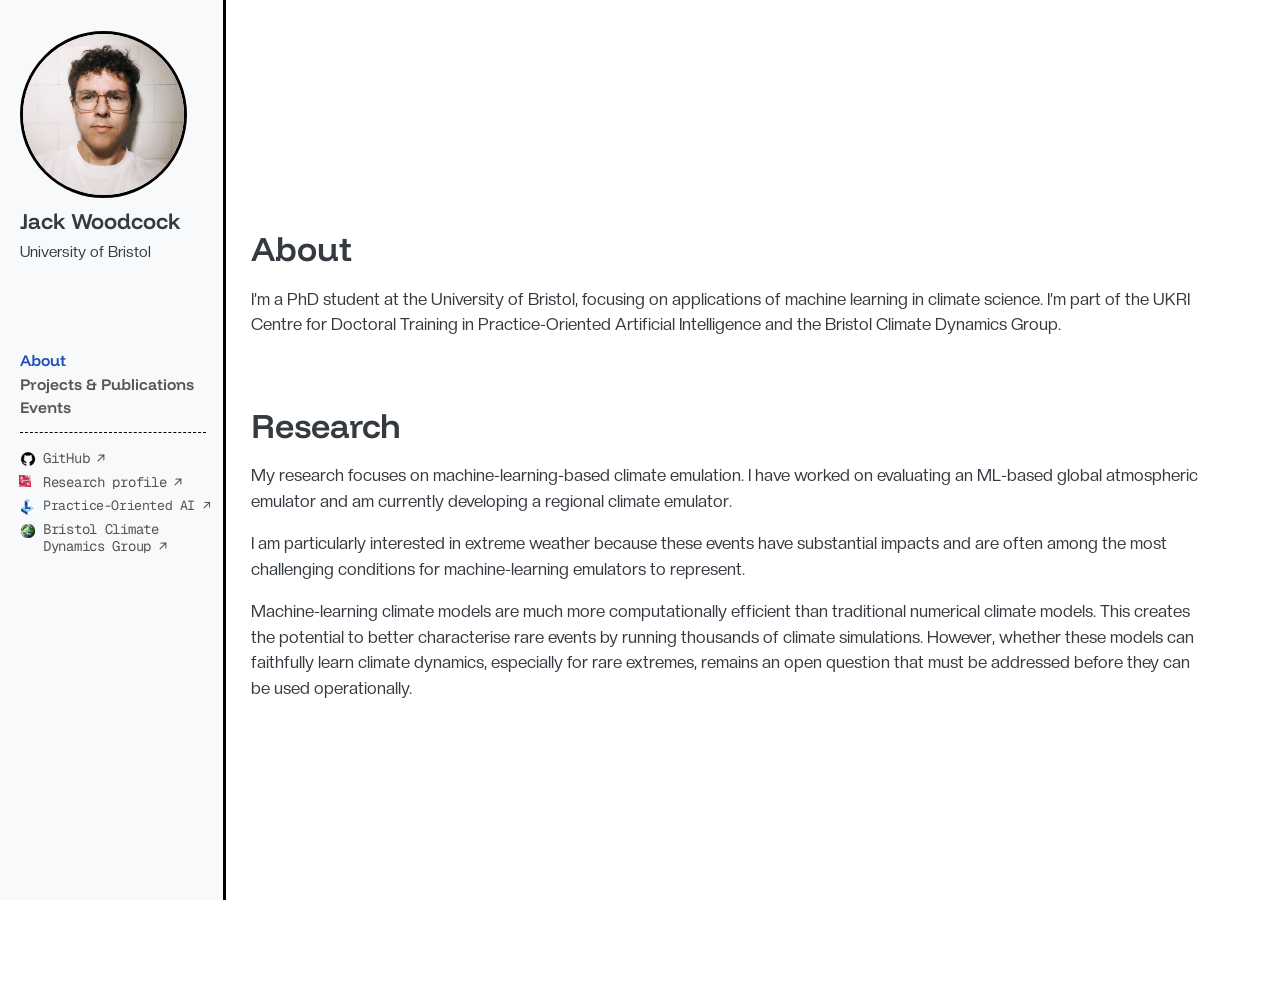
<file: index.html>
<!DOCTYPE html>
<html xmlns="http://www.w3.org/1999/xhtml" lang="en" xml:lang="en"><head>

<meta charset="utf-8">
<meta name="generator" content="quarto-1.10.18">

<meta name="viewport" content="width=device-width, initial-scale=1.0, user-scalable=yes">


<title>About – Jack Woodcock</title>
<style>
/* Default styles provided by pandoc.
** See https://pandoc.org/MANUAL.html#variables-for-html for config info.
*/
span.smallcaps{font-variant: small-caps;}
div.columns{display: flex; gap: 1.5em;}
div.column{flex: auto;}
@media screen {
div.columns{gap: min(4vw, 1.5em);}
div.column{overflow-x: auto;}
}
div.hanging-indent{margin-left: 1.5em; text-indent: -1.5em;}
ul.task-list{list-style: none;}
ul.task-list li input[type="checkbox"] {
  width: 0.8em;
  margin: 0 0.8em 0.2em -1em; /* quarto-specific, see https://github.com/quarto-dev/quarto-cli/issues/4556 */ 
  vertical-align: middle;
}
</style>


<script src="site_libs/quarto-nav/quarto-nav.js"></script>
<script src="site_libs/quarto-nav/headroom.min.js"></script>
<script src="site_libs/clipboard/clipboard.min.js"></script>
<script src="site_libs/quarto-html/quarto.js" type="module"></script>
<script src="site_libs/quarto-html/tabsets/tabsets.js" type="module"></script>
<script src="site_libs/quarto-html/popper.min.js"></script>
<script src="site_libs/quarto-html/tippy.umd.min.js"></script>
<script src="site_libs/quarto-html/anchor.min.js"></script>
<link href="site_libs/quarto-html/tippy.css" rel="stylesheet">
<link href="site_libs/quarto-html/quarto-syntax-highlighting-64a204ab8560d761af7679ceaba22944.css" rel="stylesheet" id="quarto-text-highlighting-styles">
<script src="site_libs/bootstrap/bootstrap.min.js"></script>
<link href="site_libs/bootstrap/bootstrap-icons.css" rel="stylesheet">
<link href="site_libs/bootstrap/bootstrap-fbc5b4e29cc3cf7a21410927c5af7b66.min.css" rel="stylesheet" append-hash="true" id="quarto-bootstrap" data-mode="light">
<script id="quarto-search-options" type="application/json">{
  "language": {
    "search-no-results-text": "No results",
    "search-matching-documents-text": "matching documents",
    "search-copy-link-title": "Copy link to search",
    "search-hide-matches-text": "Hide additional matches",
    "search-more-match-text": "more match in this document",
    "search-more-matches-text": "more matches in this document",
    "search-clear-button-title": "Clear",
    "search-text-placeholder": "",
    "search-detached-cancel-button-title": "Cancel",
    "search-submit-button-title": "Submit",
    "search-label": "Search"
  }
}</script>


<link rel="stylesheet" href="styles.css">
</head>

<body class="nav-sidebar docked about-page fullcontent quarto-light">

<div id="quarto-search-results"></div>
  <header id="quarto-header" class="headroom fixed-top">
  <nav class="quarto-secondary-nav">
    <div class="container-fluid d-flex">
      <button type="button" class="quarto-btn-toggle btn" data-bs-toggle="collapse" role="button" data-bs-target=".quarto-sidebar-collapse-item" aria-controls="quarto-sidebar" aria-expanded="false" aria-label="Toggle sidebar navigation" onclick="if (window.quartoToggleHeadroom) { window.quartoToggleHeadroom(); }">
        <i class="bi bi-layout-text-sidebar-reverse"></i>
      </button>
        <nav class="quarto-page-breadcrumbs" aria-label="breadcrumb"><ol class="breadcrumb"><li class="breadcrumb-item"><a href="./index.html">About</a></li></ol></nav>
        <a class="flex-grow-1" role="navigation" data-bs-toggle="collapse" data-bs-target=".quarto-sidebar-collapse-item" aria-controls="quarto-sidebar" aria-expanded="false" aria-label="Toggle sidebar navigation" onclick="if (window.quartoToggleHeadroom) { window.quartoToggleHeadroom(); }">      
        </a>
    </div>
  </nav>
</header>
<!-- content -->
<div id="quarto-content" class="quarto-container page-columns page-rows-contents page-layout-article">
<!-- sidebar -->
  <nav id="quarto-sidebar" class="sidebar collapse collapse-horizontal quarto-sidebar-collapse-item sidebar-navigation docked overflow-auto">
    <div class="pt-lg-2 mt-2 text-left sidebar-header sidebar-header-stacked">
      <a href="./index.html" class="sidebar-logo-link">
      <img src="./assets/images/profile.jpeg" alt="" class="sidebar-logo light-content py-0 d-lg-inline d-none">
      <img src="./assets/images/profile.jpeg" alt="" class="sidebar-logo dark-content py-0 d-lg-inline d-none">
      </a>
    <div class="sidebar-title mb-0 py-0">
      <a href="./">Jack Woodcock</a> 
    </div>
      </div>
    <div class="sidebar-menu-container"> 
    <ul class="list-unstyled mt-1">
        <li class="sidebar-item">
  <div class="sidebar-item-container"> 
  <a href="./index.html" class="sidebar-item-text sidebar-link active">
 <span class="menu-text">About</span></a>
  </div>
</li>
        <li class="sidebar-item">
  <div class="sidebar-item-container"> 
  <a href="./projects.html" class="sidebar-item-text sidebar-link">
 <span class="menu-text">Projects &amp; Publications</span></a>
  </div>
</li>
        <li class="sidebar-item">
  <div class="sidebar-item-container"> 
  <a href="./events.html" class="sidebar-item-text sidebar-link">
 <span class="menu-text">Events</span></a>
  </div>
</li>
        <li class="sidebar-item">
  <div class="sidebar-item-container"> 
  <a href="https://github.com/UoB-jack" class="sidebar-item-text sidebar-link" rel="noopener noreferrer" target="_blank">
 <span class="menu-text">GitHub</span></a>
  </div>
</li>
        <li class="sidebar-item">
  <div class="sidebar-item-container"> 
  <a href="https://research-information.bris.ac.uk/en/persons/jack-woodcock/" class="sidebar-item-text sidebar-link" rel="noopener noreferrer" target="_blank">
 <span class="menu-text">Research profile</span></a>
  </div>
</li>
        <li class="sidebar-item">
  <div class="sidebar-item-container"> 
  <a href="https://www.bristol.ac.uk/cdt/practice-oriented-ai/" class="sidebar-item-text sidebar-link" rel="noopener noreferrer" target="_blank">
 <span class="menu-text">Practice-Oriented AI</span></a>
  </div>
</li>
        <li class="sidebar-item">
  <div class="sidebar-item-container"> 
  <a href="https://www.climatebristol.org/" class="sidebar-item-text sidebar-link" rel="noopener noreferrer" target="_blank">
 <span class="menu-text">Bristol Climate Dynamics Group</span></a>
  </div>
</li>
    </ul>
    </div>
</nav>
<div id="quarto-sidebar-glass" class="quarto-sidebar-collapse-item" data-bs-toggle="collapse" data-bs-target=".quarto-sidebar-collapse-item"></div>
<!-- margin-sidebar -->
    
<!-- main -->
<main class="content" id="quarto-document-content">

<header id="title-block-header" class="quarto-title-block default">
<div class="quarto-title">
<h1 class="title">About</h1>
</div>



<div class="quarto-title-meta">

    
  
    
  </div>
  


</header>


<p>I’m a PhD student at the University of Bristol, focusing on applications of machine learning in climate science. I’m part of the UKRI Centre for Doctoral Training in Practice-Oriented Artificial Intelligence and the Bristol Climate Dynamics Group.</p>
<section id="research" class="level1">
<h1>Research</h1>
<p>My research focuses on machine-learning-based climate emulation. I have worked on evaluating an ML-based global atmospheric emulator and am currently developing a regional climate emulator.</p>
<p>I am particularly interested in extreme weather because these events have substantial impacts and are often among the most challenging conditions for machine-learning emulators to represent.</p>
<p>Machine-learning climate models are much more computationally efficient than traditional numerical climate models. This creates the potential to better characterise rare events by running thousands of climate simulations. However, whether these models can faithfully learn climate dynamics, especially for rare extremes, remains an open question that must be addressed before they can be used operationally.</p>


</section>

</main> <!-- /main -->
<script id="quarto-html-after-body" type="application/javascript">
  window.document.addEventListener("DOMContentLoaded", function (event) {
    const icon = "";
    const anchorJS = new window.AnchorJS();
    anchorJS.options = {
      placement: 'right',
      icon: icon
    };
    anchorJS.add('.anchored');
    const isCodeAnnotation = (el) => {
      for (const clz of el.classList) {
        if (clz.startsWith('code-annotation-')) {                     
          return true;
        }
      }
      return false;
    }
    const onCopySuccess = function(e) {
      // button target
      const button = e.trigger;
      // don't keep focus
      button.blur();
      // flash "checked"
      button.classList.add('code-copy-button-checked');
      var currentTitle = button.getAttribute("title");
      button.setAttribute("title", "Copied!");
      let tooltip;
      if (window.bootstrap) {
        button.setAttribute("data-bs-toggle", "tooltip");
        button.setAttribute("data-bs-placement", "left");
        button.setAttribute("data-bs-title", "Copied!");
        tooltip = new bootstrap.Tooltip(button, 
          { trigger: "manual", 
            customClass: "code-copy-button-tooltip",
            offset: [0, -8]});
        tooltip.show();    
      }
      setTimeout(function() {
        if (tooltip) {
          tooltip.hide();
          button.removeAttribute("data-bs-title");
          button.removeAttribute("data-bs-toggle");
          button.removeAttribute("data-bs-placement");
        }
        button.setAttribute("title", currentTitle);
        button.classList.remove('code-copy-button-checked');
      }, 1000);
      // clear code selection
      e.clearSelection();
    }
    const getTextToCopy = function(trigger) {
      const outerScaffold = trigger.parentElement.cloneNode(true);
      const codeEl = outerScaffold.querySelector('code');
      for (const childEl of codeEl.children) {
        if (isCodeAnnotation(childEl)) {
          childEl.remove();
        }
      }
      return codeEl.innerText;
    }
    const clipboard = new window.ClipboardJS('.code-copy-button:not([data-in-quarto-modal])', {
      text: getTextToCopy
    });
    clipboard.on('success', onCopySuccess);
    if (window.document.getElementById('quarto-embedded-source-code-modal')) {
      const clipboardModal = new window.ClipboardJS('.code-copy-button[data-in-quarto-modal]', {
        text: getTextToCopy,
        container: window.document.getElementById('quarto-embedded-source-code-modal')
      });
      clipboardModal.on('success', onCopySuccess);
    }
      var localhostRegex = new RegExp(/^(?:http|https):\/\/localhost\:?[0-9]*\//);
      var mailtoRegex = new RegExp(/^mailto:/);
        var filterRegex = new RegExp("https:\/\/UoB-jack\.github\.io\/personal_page\/");
      var isInternal = (href) => {
          return filterRegex.test(href) || localhostRegex.test(href) || mailtoRegex.test(href);
      }
      // Inspect non-navigation links and adorn them if external
     var links = window.document.querySelectorAll('a[href]:not(.nav-link):not(.navbar-brand):not(.toc-action):not(.sidebar-link):not(.sidebar-item-toggle):not(.pagination-link):not(.no-external):not([aria-hidden]):not(.dropdown-item):not(.quarto-navigation-tool):not(.about-link)');
      for (var i=0; i<links.length; i++) {
        const link = links[i];
        if (!isInternal(link.href)) {
          // undo the damage that might have been done by quarto-nav.js in the case of
          // links that we want to consider external
          if (link.dataset.originalHref !== undefined) {
            link.href = link.dataset.originalHref;
          }
        }
      }
    function tippyHover(el, contentFn, onTriggerFn, onUntriggerFn) {
      const config = {
        allowHTML: true,
        maxWidth: 500,
        delay: 100,
        arrow: false,
        appendTo: function(el) {
            return el.parentElement;
        },
        interactive: true,
        interactiveBorder: 10,
        theme: 'quarto',
        placement: 'bottom-start',
      };
      if (contentFn) {
        config.content = contentFn;
      }
      if (onTriggerFn) {
        config.onTrigger = onTriggerFn;
      }
      if (onUntriggerFn) {
        config.onUntrigger = onUntriggerFn;
      }
      window.tippy(el, config); 
    }
    const noterefs = window.document.querySelectorAll('a[role="doc-noteref"]');
    for (var i=0; i<noterefs.length; i++) {
      const ref = noterefs[i];
      tippyHover(ref, function() {
        // use id or data attribute instead here
        let href = ref.getAttribute('data-footnote-href') || ref.getAttribute('href');
        try { href = new URL(href).hash; } catch {}
        const id = href.replace(/^#\/?/, "");
        const note = window.document.getElementById(id);
        if (note) {
          return note.innerHTML;
        } else {
          return "";
        }
      });
    }
    const xrefs = window.document.querySelectorAll('a.quarto-xref');
    const processXRef = (id, note) => {
      // Strip column container classes
      const stripColumnClz = (el) => {
        el.classList.remove("page-full", "page-columns");
        if (el.children) {
          for (const child of el.children) {
            stripColumnClz(child);
          }
        }
      }
      stripColumnClz(note)
      if (id === null || id.startsWith('sec-')) {
        // Special case sections, only their first couple elements
        const container = document.createElement("div");
        if (note.children && note.children.length > 2) {
          container.appendChild(note.children[0].cloneNode(true));
          for (let i = 1; i < note.children.length; i++) {
            const child = note.children[i];
            if (child.tagName === "P" && child.innerText === "") {
              continue;
            } else {
              container.appendChild(child.cloneNode(true));
              break;
            }
          }
          if (window.Quarto?.typesetMath) {
            window.Quarto.typesetMath(container);
          }
          return container.innerHTML
        } else {
          if (window.Quarto?.typesetMath) {
            window.Quarto.typesetMath(note);
          }
          return note.innerHTML;
        }
      } else {
        // Remove any anchor links if they are present
        const anchorLink = note.querySelector('a.anchorjs-link');
        if (anchorLink) {
          anchorLink.remove();
        }
        if (window.Quarto?.typesetMath) {
          window.Quarto.typesetMath(note);
        }
        if (note.classList.contains("callout")) {
          return note.outerHTML;
        } else {
          return note.innerHTML;
        }
      }
    }
    for (var i=0; i<xrefs.length; i++) {
      const xref = xrefs[i];
      tippyHover(xref, undefined, function(instance) {
        instance.disable();
        let url = xref.getAttribute('href');
        let hash = undefined; 
        if (url.startsWith('#')) {
          hash = url;
        } else {
          try { hash = new URL(url).hash; } catch {}
        }
        if (hash) {
          const id = hash.replace(/^#\/?/, "");
          const note = window.document.getElementById(id);
          if (note !== null) {
            try {
              const html = processXRef(id, note.cloneNode(true));
              instance.setContent(html);
            } finally {
              instance.enable();
              instance.show();
            }
          } else {
            // See if we can fetch this
            fetch(url.split('#')[0])
            .then(res => res.text())
            .then(html => {
              const parser = new DOMParser();
              const htmlDoc = parser.parseFromString(html, "text/html");
              const note = htmlDoc.getElementById(id);
              if (note !== null) {
                const html = processXRef(id, note);
                instance.setContent(html);
              } 
            }).finally(() => {
              instance.enable();
              instance.show();
            });
          }
        } else {
          // See if we can fetch a full url (with no hash to target)
          // This is a special case and we should probably do some content thinning / targeting
          fetch(url)
          .then(res => res.text())
          .then(html => {
            const parser = new DOMParser();
            const htmlDoc = parser.parseFromString(html, "text/html");
            const note = htmlDoc.querySelector('main.content');
            if (note !== null) {
              // This should only happen for chapter cross references
              // (since there is no id in the URL)
              // remove the first header
              if (note.children.length > 0 && note.children[0].tagName === "HEADER") {
                note.children[0].remove();
              }
              const html = processXRef(null, note);
              instance.setContent(html);
            } 
          }).finally(() => {
            instance.enable();
            instance.show();
          });
        }
      }, function(instance) {
      });
    }
        let selectedAnnoteEl;
        const selectorForAnnotation = ( cell, annotation) => {
          let cellAttr = 'data-code-cell="' + cell + '"';
          let lineAttr = 'data-code-annotation="' +  annotation + '"';
          const selector = 'span[' + cellAttr + '][' + lineAttr + ']';
          return selector;
        }
        const selectCodeLines = (annoteEl) => {
          const doc = window.document;
          const targetCell = annoteEl.getAttribute("data-target-cell");
          const targetAnnotation = annoteEl.getAttribute("data-target-annotation");
          const annoteSpan = window.document.querySelector(selectorForAnnotation(targetCell, targetAnnotation));
          const lines = annoteSpan.getAttribute("data-code-lines").split(",");
          const lineIds = lines.map((line) => {
            return targetCell + "-" + line;
          })
          let top = null;
          let height = null;
          let parent = null;
          if (lineIds.length > 0) {
              //compute the position of the single el (top and bottom and make a div)
              const el = window.document.getElementById(lineIds[0]);
              top = el.offsetTop;
              height = el.offsetHeight;
              parent = el.parentElement.parentElement;
            if (lineIds.length > 1) {
              const lastEl = window.document.getElementById(lineIds[lineIds.length - 1]);
              const bottom = lastEl.offsetTop + lastEl.offsetHeight;
              height = bottom - top;
            }
            if (top !== null && height !== null && parent !== null) {
              // cook up a div (if necessary) and position it 
              let div = window.document.getElementById("code-annotation-line-highlight");
              if (div === null) {
                div = window.document.createElement("div");
                div.setAttribute("id", "code-annotation-line-highlight");
                div.style.position = 'absolute';
                parent.appendChild(div);
              }
              div.style.top = top - 2 + "px";
              div.style.height = height + 4 + "px";
              div.style.left = 0;
              let gutterDiv = window.document.getElementById("code-annotation-line-highlight-gutter");
              if (gutterDiv === null) {
                gutterDiv = window.document.createElement("div");
                gutterDiv.setAttribute("id", "code-annotation-line-highlight-gutter");
                gutterDiv.style.position = 'absolute';
                const codeCell = window.document.getElementById(targetCell);
                const gutter = codeCell.querySelector('.code-annotation-gutter');
                gutter.appendChild(gutterDiv);
              }
              gutterDiv.style.top = top - 2 + "px";
              gutterDiv.style.height = height + 4 + "px";
            }
            selectedAnnoteEl = annoteEl;
          }
        };
        const unselectCodeLines = () => {
          const elementsIds = ["code-annotation-line-highlight", "code-annotation-line-highlight-gutter"];
          elementsIds.forEach((elId) => {
            const div = window.document.getElementById(elId);
            if (div) {
              div.remove();
            }
          });
          selectedAnnoteEl = undefined;
        };
          // Handle positioning of the toggle
      window.addEventListener(
        "resize",
        throttle(() => {
          elRect = undefined;
          if (selectedAnnoteEl) {
            selectCodeLines(selectedAnnoteEl);
          }
        }, 10)
      );
      function throttle(fn, ms) {
      let throttle = false;
      let timer;
        return (...args) => {
          if(!throttle) { // first call gets through
              fn.apply(this, args);
              throttle = true;
          } else { // all the others get throttled
              if(timer) clearTimeout(timer); // cancel #2
              timer = setTimeout(() => {
                fn.apply(this, args);
                timer = throttle = false;
              }, ms);
          }
        };
      }
        // Attach click handler to the DT
        const annoteDls = window.document.querySelectorAll('dt[data-target-cell]');
        for (const annoteDlNode of annoteDls) {
          annoteDlNode.addEventListener('click', (event) => {
            const clickedEl = event.target;
            if (clickedEl !== selectedAnnoteEl) {
              unselectCodeLines();
              const activeEl = window.document.querySelector('dt[data-target-cell].code-annotation-active');
              if (activeEl) {
                activeEl.classList.remove('code-annotation-active');
              }
              selectCodeLines(clickedEl);
              clickedEl.classList.add('code-annotation-active');
            } else {
              // Unselect the line
              unselectCodeLines();
              clickedEl.classList.remove('code-annotation-active');
            }
          });
        }
    const findCites = (el) => {
      const parentEl = el.parentElement;
      if (parentEl) {
        const cites = parentEl.dataset.cites;
        if (cites) {
          return {
            el,
            cites: cites.split(' ')
          };
        } else {
          return findCites(el.parentElement)
        }
      } else {
        return undefined;
      }
    };
    var bibliorefs = window.document.querySelectorAll('a[role="doc-biblioref"]');
    for (var i=0; i<bibliorefs.length; i++) {
      const ref = bibliorefs[i];
      const citeInfo = findCites(ref);
      if (citeInfo) {
        tippyHover(citeInfo.el, function() {
          var popup = window.document.createElement('div');
          citeInfo.cites.forEach(function(cite) {
            var citeDiv = window.document.createElement('div');
            citeDiv.classList.add('hanging-indent');
            citeDiv.classList.add('csl-entry');
            var biblioDiv = window.document.getElementById('ref-' + cite);
            if (biblioDiv) {
              citeDiv.innerHTML = biblioDiv.innerHTML;
            }
            popup.appendChild(citeDiv);
          });
          return popup.innerHTML;
        });
      }
    }
  });
  </script>
</div> <!-- /content -->




</body></html>
</file>
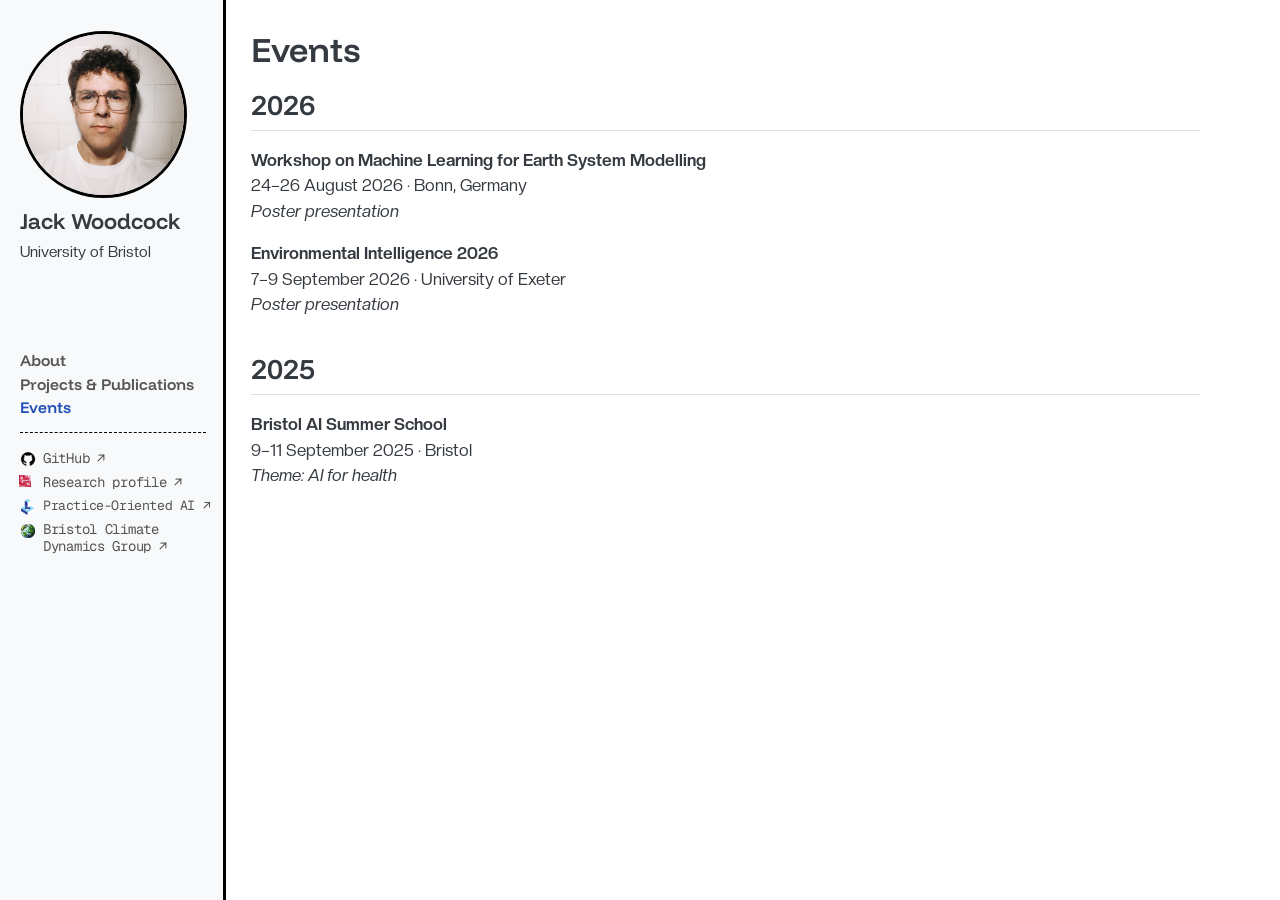
<file: events.html>
<!DOCTYPE html>
<html xmlns="http://www.w3.org/1999/xhtml" lang="en" xml:lang="en"><head>

<meta charset="utf-8">
<meta name="generator" content="quarto-1.10.18">

<meta name="viewport" content="width=device-width, initial-scale=1.0, user-scalable=yes">


<title>Events – Jack Woodcock</title>
<style>
/* Default styles provided by pandoc.
** See https://pandoc.org/MANUAL.html#variables-for-html for config info.
*/
span.smallcaps{font-variant: small-caps;}
div.columns{display: flex; gap: 1.5em;}
div.column{flex: auto;}
@media screen {
div.columns{gap: min(4vw, 1.5em);}
div.column{overflow-x: auto;}
}
div.hanging-indent{margin-left: 1.5em; text-indent: -1.5em;}
ul.task-list{list-style: none;}
ul.task-list li input[type="checkbox"] {
  width: 0.8em;
  margin: 0 0.8em 0.2em -1em; /* quarto-specific, see https://github.com/quarto-dev/quarto-cli/issues/4556 */ 
  vertical-align: middle;
}
</style>


<script src="site_libs/quarto-nav/quarto-nav.js"></script>
<script src="site_libs/quarto-nav/headroom.min.js"></script>
<script src="site_libs/clipboard/clipboard.min.js"></script>
<script src="site_libs/quarto-html/quarto.js" type="module"></script>
<script src="site_libs/quarto-html/tabsets/tabsets.js" type="module"></script>
<script src="site_libs/quarto-html/popper.min.js"></script>
<script src="site_libs/quarto-html/tippy.umd.min.js"></script>
<script src="site_libs/quarto-html/anchor.min.js"></script>
<link href="site_libs/quarto-html/tippy.css" rel="stylesheet">
<link href="site_libs/quarto-html/quarto-syntax-highlighting-64a204ab8560d761af7679ceaba22944.css" rel="stylesheet" id="quarto-text-highlighting-styles">
<script src="site_libs/bootstrap/bootstrap.min.js"></script>
<link href="site_libs/bootstrap/bootstrap-icons.css" rel="stylesheet">
<link href="site_libs/bootstrap/bootstrap-fbc5b4e29cc3cf7a21410927c5af7b66.min.css" rel="stylesheet" append-hash="true" id="quarto-bootstrap" data-mode="light">
<script id="quarto-search-options" type="application/json">{
  "language": {
    "search-no-results-text": "No results",
    "search-matching-documents-text": "matching documents",
    "search-copy-link-title": "Copy link to search",
    "search-hide-matches-text": "Hide additional matches",
    "search-more-match-text": "more match in this document",
    "search-more-matches-text": "more matches in this document",
    "search-clear-button-title": "Clear",
    "search-text-placeholder": "",
    "search-detached-cancel-button-title": "Cancel",
    "search-submit-button-title": "Submit",
    "search-label": "Search"
  }
}</script>


<link rel="stylesheet" href="styles.css">
</head>

<body class="nav-sidebar docked fullcontent quarto-light">

<div id="quarto-search-results"></div>
  <header id="quarto-header" class="headroom fixed-top">
  <nav class="quarto-secondary-nav">
    <div class="container-fluid d-flex">
      <button type="button" class="quarto-btn-toggle btn" data-bs-toggle="collapse" role="button" data-bs-target=".quarto-sidebar-collapse-item" aria-controls="quarto-sidebar" aria-expanded="false" aria-label="Toggle sidebar navigation" onclick="if (window.quartoToggleHeadroom) { window.quartoToggleHeadroom(); }">
        <i class="bi bi-layout-text-sidebar-reverse"></i>
      </button>
        <nav class="quarto-page-breadcrumbs" aria-label="breadcrumb"><ol class="breadcrumb"><li class="breadcrumb-item"><a href="./events.html">Events</a></li></ol></nav>
        <a class="flex-grow-1" role="navigation" data-bs-toggle="collapse" data-bs-target=".quarto-sidebar-collapse-item" aria-controls="quarto-sidebar" aria-expanded="false" aria-label="Toggle sidebar navigation" onclick="if (window.quartoToggleHeadroom) { window.quartoToggleHeadroom(); }">      
        </a>
    </div>
  </nav>
</header>
<!-- content -->
<div id="quarto-content" class="quarto-container page-columns page-rows-contents page-layout-article">
<!-- sidebar -->
  <nav id="quarto-sidebar" class="sidebar collapse collapse-horizontal quarto-sidebar-collapse-item sidebar-navigation docked overflow-auto">
    <div class="pt-lg-2 mt-2 text-left sidebar-header sidebar-header-stacked">
      <a href="./index.html" class="sidebar-logo-link">
      <img src="./assets/images/profile.jpeg" alt="" class="sidebar-logo light-content py-0 d-lg-inline d-none">
      <img src="./assets/images/profile.jpeg" alt="" class="sidebar-logo dark-content py-0 d-lg-inline d-none">
      </a>
    <div class="sidebar-title mb-0 py-0">
      <a href="./">Jack Woodcock</a> 
    </div>
      </div>
    <div class="sidebar-menu-container"> 
    <ul class="list-unstyled mt-1">
        <li class="sidebar-item">
  <div class="sidebar-item-container"> 
  <a href="./index.html" class="sidebar-item-text sidebar-link">
 <span class="menu-text">About</span></a>
  </div>
</li>
        <li class="sidebar-item">
  <div class="sidebar-item-container"> 
  <a href="./projects.html" class="sidebar-item-text sidebar-link">
 <span class="menu-text">Projects &amp; Publications</span></a>
  </div>
</li>
        <li class="sidebar-item">
  <div class="sidebar-item-container"> 
  <a href="./events.html" class="sidebar-item-text sidebar-link active">
 <span class="menu-text">Events</span></a>
  </div>
</li>
        <li class="sidebar-item">
  <div class="sidebar-item-container"> 
  <a href="https://github.com/UoB-jack" class="sidebar-item-text sidebar-link" rel="noopener noreferrer" target="_blank">
 <span class="menu-text">GitHub</span></a>
  </div>
</li>
        <li class="sidebar-item">
  <div class="sidebar-item-container"> 
  <a href="https://research-information.bris.ac.uk/en/persons/jack-woodcock/" class="sidebar-item-text sidebar-link" rel="noopener noreferrer" target="_blank">
 <span class="menu-text">Research profile</span></a>
  </div>
</li>
        <li class="sidebar-item">
  <div class="sidebar-item-container"> 
  <a href="https://www.bristol.ac.uk/cdt/practice-oriented-ai/" class="sidebar-item-text sidebar-link" rel="noopener noreferrer" target="_blank">
 <span class="menu-text">Practice-Oriented AI</span></a>
  </div>
</li>
        <li class="sidebar-item">
  <div class="sidebar-item-container"> 
  <a href="https://www.climatebristol.org/" class="sidebar-item-text sidebar-link" rel="noopener noreferrer" target="_blank">
 <span class="menu-text">Bristol Climate Dynamics Group</span></a>
  </div>
</li>
    </ul>
    </div>
</nav>
<div id="quarto-sidebar-glass" class="quarto-sidebar-collapse-item" data-bs-toggle="collapse" data-bs-target=".quarto-sidebar-collapse-item"></div>
<!-- margin-sidebar -->
    
<!-- main -->
<main class="content" id="quarto-document-content">

<header id="title-block-header" class="quarto-title-block default">
<div class="quarto-title">
<h1 class="title">Events</h1>
</div>



<div class="quarto-title-meta">

    
  
    
  </div>
  


</header>


<section id="section" class="level2">
<h2 class="anchored" data-anchor-id="section">2026</h2>
<p><strong>Workshop on Machine Learning for Earth System Modelling</strong><br>
24–26 August 2026 · Bonn, Germany<br>
<em>Poster presentation</em></p>
<p><strong>Environmental Intelligence 2026</strong><br>
7–9 September 2026 · University of Exeter<br>
<em>Poster presentation</em></p>
</section>
<section id="section-1" class="level2">
<h2 class="anchored" data-anchor-id="section-1">2025</h2>
<p><strong>Bristol AI Summer School</strong><br>
9–11 September 2025 · Bristol<br>
<em>Theme: AI for health</em></p>


</section>

</main> <!-- /main -->
<script id="quarto-html-after-body" type="application/javascript">
  window.document.addEventListener("DOMContentLoaded", function (event) {
    const icon = "";
    const anchorJS = new window.AnchorJS();
    anchorJS.options = {
      placement: 'right',
      icon: icon
    };
    anchorJS.add('.anchored');
    const isCodeAnnotation = (el) => {
      for (const clz of el.classList) {
        if (clz.startsWith('code-annotation-')) {                     
          return true;
        }
      }
      return false;
    }
    const onCopySuccess = function(e) {
      // button target
      const button = e.trigger;
      // don't keep focus
      button.blur();
      // flash "checked"
      button.classList.add('code-copy-button-checked');
      var currentTitle = button.getAttribute("title");
      button.setAttribute("title", "Copied!");
      let tooltip;
      if (window.bootstrap) {
        button.setAttribute("data-bs-toggle", "tooltip");
        button.setAttribute("data-bs-placement", "left");
        button.setAttribute("data-bs-title", "Copied!");
        tooltip = new bootstrap.Tooltip(button, 
          { trigger: "manual", 
            customClass: "code-copy-button-tooltip",
            offset: [0, -8]});
        tooltip.show();    
      }
      setTimeout(function() {
        if (tooltip) {
          tooltip.hide();
          button.removeAttribute("data-bs-title");
          button.removeAttribute("data-bs-toggle");
          button.removeAttribute("data-bs-placement");
        }
        button.setAttribute("title", currentTitle);
        button.classList.remove('code-copy-button-checked');
      }, 1000);
      // clear code selection
      e.clearSelection();
    }
    const getTextToCopy = function(trigger) {
      const outerScaffold = trigger.parentElement.cloneNode(true);
      const codeEl = outerScaffold.querySelector('code');
      for (const childEl of codeEl.children) {
        if (isCodeAnnotation(childEl)) {
          childEl.remove();
        }
      }
      return codeEl.innerText;
    }
    const clipboard = new window.ClipboardJS('.code-copy-button:not([data-in-quarto-modal])', {
      text: getTextToCopy
    });
    clipboard.on('success', onCopySuccess);
    if (window.document.getElementById('quarto-embedded-source-code-modal')) {
      const clipboardModal = new window.ClipboardJS('.code-copy-button[data-in-quarto-modal]', {
        text: getTextToCopy,
        container: window.document.getElementById('quarto-embedded-source-code-modal')
      });
      clipboardModal.on('success', onCopySuccess);
    }
      var localhostRegex = new RegExp(/^(?:http|https):\/\/localhost\:?[0-9]*\//);
      var mailtoRegex = new RegExp(/^mailto:/);
        var filterRegex = new RegExp("https:\/\/UoB-jack\.github\.io\/personal_page\/");
      var isInternal = (href) => {
          return filterRegex.test(href) || localhostRegex.test(href) || mailtoRegex.test(href);
      }
      // Inspect non-navigation links and adorn them if external
     var links = window.document.querySelectorAll('a[href]:not(.nav-link):not(.navbar-brand):not(.toc-action):not(.sidebar-link):not(.sidebar-item-toggle):not(.pagination-link):not(.no-external):not([aria-hidden]):not(.dropdown-item):not(.quarto-navigation-tool):not(.about-link)');
      for (var i=0; i<links.length; i++) {
        const link = links[i];
        if (!isInternal(link.href)) {
          // undo the damage that might have been done by quarto-nav.js in the case of
          // links that we want to consider external
          if (link.dataset.originalHref !== undefined) {
            link.href = link.dataset.originalHref;
          }
        }
      }
    function tippyHover(el, contentFn, onTriggerFn, onUntriggerFn) {
      const config = {
        allowHTML: true,
        maxWidth: 500,
        delay: 100,
        arrow: false,
        appendTo: function(el) {
            return el.parentElement;
        },
        interactive: true,
        interactiveBorder: 10,
        theme: 'quarto',
        placement: 'bottom-start',
      };
      if (contentFn) {
        config.content = contentFn;
      }
      if (onTriggerFn) {
        config.onTrigger = onTriggerFn;
      }
      if (onUntriggerFn) {
        config.onUntrigger = onUntriggerFn;
      }
      window.tippy(el, config); 
    }
    const noterefs = window.document.querySelectorAll('a[role="doc-noteref"]');
    for (var i=0; i<noterefs.length; i++) {
      const ref = noterefs[i];
      tippyHover(ref, function() {
        // use id or data attribute instead here
        let href = ref.getAttribute('data-footnote-href') || ref.getAttribute('href');
        try { href = new URL(href).hash; } catch {}
        const id = href.replace(/^#\/?/, "");
        const note = window.document.getElementById(id);
        if (note) {
          return note.innerHTML;
        } else {
          return "";
        }
      });
    }
    const xrefs = window.document.querySelectorAll('a.quarto-xref');
    const processXRef = (id, note) => {
      // Strip column container classes
      const stripColumnClz = (el) => {
        el.classList.remove("page-full", "page-columns");
        if (el.children) {
          for (const child of el.children) {
            stripColumnClz(child);
          }
        }
      }
      stripColumnClz(note)
      if (id === null || id.startsWith('sec-')) {
        // Special case sections, only their first couple elements
        const container = document.createElement("div");
        if (note.children && note.children.length > 2) {
          container.appendChild(note.children[0].cloneNode(true));
          for (let i = 1; i < note.children.length; i++) {
            const child = note.children[i];
            if (child.tagName === "P" && child.innerText === "") {
              continue;
            } else {
              container.appendChild(child.cloneNode(true));
              break;
            }
          }
          if (window.Quarto?.typesetMath) {
            window.Quarto.typesetMath(container);
          }
          return container.innerHTML
        } else {
          if (window.Quarto?.typesetMath) {
            window.Quarto.typesetMath(note);
          }
          return note.innerHTML;
        }
      } else {
        // Remove any anchor links if they are present
        const anchorLink = note.querySelector('a.anchorjs-link');
        if (anchorLink) {
          anchorLink.remove();
        }
        if (window.Quarto?.typesetMath) {
          window.Quarto.typesetMath(note);
        }
        if (note.classList.contains("callout")) {
          return note.outerHTML;
        } else {
          return note.innerHTML;
        }
      }
    }
    for (var i=0; i<xrefs.length; i++) {
      const xref = xrefs[i];
      tippyHover(xref, undefined, function(instance) {
        instance.disable();
        let url = xref.getAttribute('href');
        let hash = undefined; 
        if (url.startsWith('#')) {
          hash = url;
        } else {
          try { hash = new URL(url).hash; } catch {}
        }
        if (hash) {
          const id = hash.replace(/^#\/?/, "");
          const note = window.document.getElementById(id);
          if (note !== null) {
            try {
              const html = processXRef(id, note.cloneNode(true));
              instance.setContent(html);
            } finally {
              instance.enable();
              instance.show();
            }
          } else {
            // See if we can fetch this
            fetch(url.split('#')[0])
            .then(res => res.text())
            .then(html => {
              const parser = new DOMParser();
              const htmlDoc = parser.parseFromString(html, "text/html");
              const note = htmlDoc.getElementById(id);
              if (note !== null) {
                const html = processXRef(id, note);
                instance.setContent(html);
              } 
            }).finally(() => {
              instance.enable();
              instance.show();
            });
          }
        } else {
          // See if we can fetch a full url (with no hash to target)
          // This is a special case and we should probably do some content thinning / targeting
          fetch(url)
          .then(res => res.text())
          .then(html => {
            const parser = new DOMParser();
            const htmlDoc = parser.parseFromString(html, "text/html");
            const note = htmlDoc.querySelector('main.content');
            if (note !== null) {
              // This should only happen for chapter cross references
              // (since there is no id in the URL)
              // remove the first header
              if (note.children.length > 0 && note.children[0].tagName === "HEADER") {
                note.children[0].remove();
              }
              const html = processXRef(null, note);
              instance.setContent(html);
            } 
          }).finally(() => {
            instance.enable();
            instance.show();
          });
        }
      }, function(instance) {
      });
    }
        let selectedAnnoteEl;
        const selectorForAnnotation = ( cell, annotation) => {
          let cellAttr = 'data-code-cell="' + cell + '"';
          let lineAttr = 'data-code-annotation="' +  annotation + '"';
          const selector = 'span[' + cellAttr + '][' + lineAttr + ']';
          return selector;
        }
        const selectCodeLines = (annoteEl) => {
          const doc = window.document;
          const targetCell = annoteEl.getAttribute("data-target-cell");
          const targetAnnotation = annoteEl.getAttribute("data-target-annotation");
          const annoteSpan = window.document.querySelector(selectorForAnnotation(targetCell, targetAnnotation));
          const lines = annoteSpan.getAttribute("data-code-lines").split(",");
          const lineIds = lines.map((line) => {
            return targetCell + "-" + line;
          })
          let top = null;
          let height = null;
          let parent = null;
          if (lineIds.length > 0) {
              //compute the position of the single el (top and bottom and make a div)
              const el = window.document.getElementById(lineIds[0]);
              top = el.offsetTop;
              height = el.offsetHeight;
              parent = el.parentElement.parentElement;
            if (lineIds.length > 1) {
              const lastEl = window.document.getElementById(lineIds[lineIds.length - 1]);
              const bottom = lastEl.offsetTop + lastEl.offsetHeight;
              height = bottom - top;
            }
            if (top !== null && height !== null && parent !== null) {
              // cook up a div (if necessary) and position it 
              let div = window.document.getElementById("code-annotation-line-highlight");
              if (div === null) {
                div = window.document.createElement("div");
                div.setAttribute("id", "code-annotation-line-highlight");
                div.style.position = 'absolute';
                parent.appendChild(div);
              }
              div.style.top = top - 2 + "px";
              div.style.height = height + 4 + "px";
              div.style.left = 0;
              let gutterDiv = window.document.getElementById("code-annotation-line-highlight-gutter");
              if (gutterDiv === null) {
                gutterDiv = window.document.createElement("div");
                gutterDiv.setAttribute("id", "code-annotation-line-highlight-gutter");
                gutterDiv.style.position = 'absolute';
                const codeCell = window.document.getElementById(targetCell);
                const gutter = codeCell.querySelector('.code-annotation-gutter');
                gutter.appendChild(gutterDiv);
              }
              gutterDiv.style.top = top - 2 + "px";
              gutterDiv.style.height = height + 4 + "px";
            }
            selectedAnnoteEl = annoteEl;
          }
        };
        const unselectCodeLines = () => {
          const elementsIds = ["code-annotation-line-highlight", "code-annotation-line-highlight-gutter"];
          elementsIds.forEach((elId) => {
            const div = window.document.getElementById(elId);
            if (div) {
              div.remove();
            }
          });
          selectedAnnoteEl = undefined;
        };
          // Handle positioning of the toggle
      window.addEventListener(
        "resize",
        throttle(() => {
          elRect = undefined;
          if (selectedAnnoteEl) {
            selectCodeLines(selectedAnnoteEl);
          }
        }, 10)
      );
      function throttle(fn, ms) {
      let throttle = false;
      let timer;
        return (...args) => {
          if(!throttle) { // first call gets through
              fn.apply(this, args);
              throttle = true;
          } else { // all the others get throttled
              if(timer) clearTimeout(timer); // cancel #2
              timer = setTimeout(() => {
                fn.apply(this, args);
                timer = throttle = false;
              }, ms);
          }
        };
      }
        // Attach click handler to the DT
        const annoteDls = window.document.querySelectorAll('dt[data-target-cell]');
        for (const annoteDlNode of annoteDls) {
          annoteDlNode.addEventListener('click', (event) => {
            const clickedEl = event.target;
            if (clickedEl !== selectedAnnoteEl) {
              unselectCodeLines();
              const activeEl = window.document.querySelector('dt[data-target-cell].code-annotation-active');
              if (activeEl) {
                activeEl.classList.remove('code-annotation-active');
              }
              selectCodeLines(clickedEl);
              clickedEl.classList.add('code-annotation-active');
            } else {
              // Unselect the line
              unselectCodeLines();
              clickedEl.classList.remove('code-annotation-active');
            }
          });
        }
    const findCites = (el) => {
      const parentEl = el.parentElement;
      if (parentEl) {
        const cites = parentEl.dataset.cites;
        if (cites) {
          return {
            el,
            cites: cites.split(' ')
          };
        } else {
          return findCites(el.parentElement)
        }
      } else {
        return undefined;
      }
    };
    var bibliorefs = window.document.querySelectorAll('a[role="doc-biblioref"]');
    for (var i=0; i<bibliorefs.length; i++) {
      const ref = bibliorefs[i];
      const citeInfo = findCites(ref);
      if (citeInfo) {
        tippyHover(citeInfo.el, function() {
          var popup = window.document.createElement('div');
          citeInfo.cites.forEach(function(cite) {
            var citeDiv = window.document.createElement('div');
            citeDiv.classList.add('hanging-indent');
            citeDiv.classList.add('csl-entry');
            var biblioDiv = window.document.getElementById('ref-' + cite);
            if (biblioDiv) {
              citeDiv.innerHTML = biblioDiv.innerHTML;
            }
            popup.appendChild(citeDiv);
          });
          return popup.innerHTML;
        });
      }
    }
  });
  </script>
</div> <!-- /content -->




</body></html>
</file>
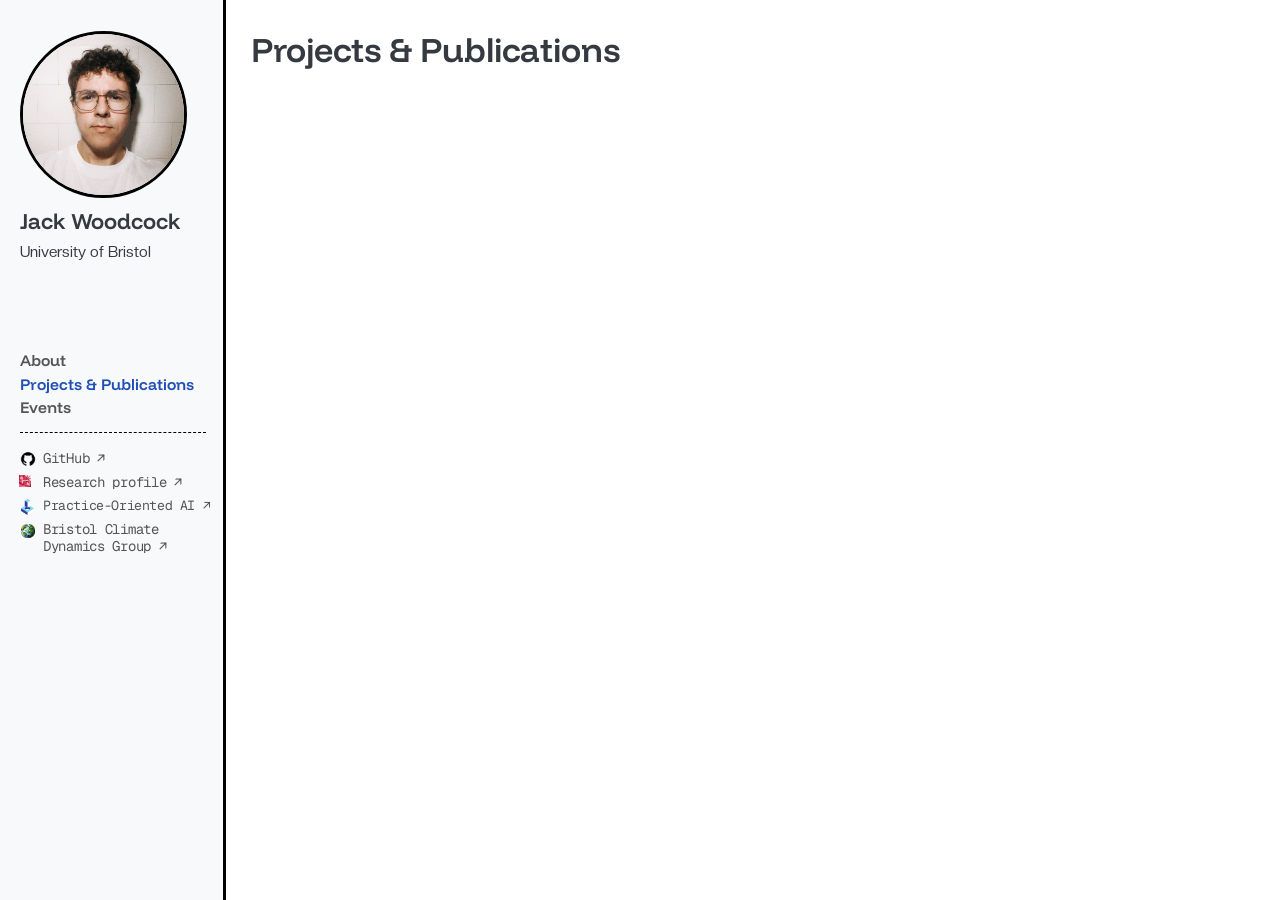
<file: projects.html>
<!DOCTYPE html>
<html xmlns="http://www.w3.org/1999/xhtml" lang="en" xml:lang="en"><head>

<meta charset="utf-8">
<meta name="generator" content="quarto-1.10.18">

<meta name="viewport" content="width=device-width, initial-scale=1.0, user-scalable=yes">


<title>Projects &amp; Publications – Jack Woodcock</title>
<style>
/* Default styles provided by pandoc.
** See https://pandoc.org/MANUAL.html#variables-for-html for config info.
*/
span.smallcaps{font-variant: small-caps;}
div.columns{display: flex; gap: 1.5em;}
div.column{flex: auto;}
@media screen {
div.columns{gap: min(4vw, 1.5em);}
div.column{overflow-x: auto;}
}
div.hanging-indent{margin-left: 1.5em; text-indent: -1.5em;}
ul.task-list{list-style: none;}
ul.task-list li input[type="checkbox"] {
  width: 0.8em;
  margin: 0 0.8em 0.2em -1em; /* quarto-specific, see https://github.com/quarto-dev/quarto-cli/issues/4556 */ 
  vertical-align: middle;
}
</style>


<script src="site_libs/quarto-nav/quarto-nav.js"></script>
<script src="site_libs/quarto-nav/headroom.min.js"></script>
<script src="site_libs/clipboard/clipboard.min.js"></script>
<script src="site_libs/quarto-html/quarto.js" type="module"></script>
<script src="site_libs/quarto-html/tabsets/tabsets.js" type="module"></script>
<script src="site_libs/quarto-html/popper.min.js"></script>
<script src="site_libs/quarto-html/tippy.umd.min.js"></script>
<script src="site_libs/quarto-html/anchor.min.js"></script>
<link href="site_libs/quarto-html/tippy.css" rel="stylesheet">
<link href="site_libs/quarto-html/quarto-syntax-highlighting-64a204ab8560d761af7679ceaba22944.css" rel="stylesheet" id="quarto-text-highlighting-styles">
<script src="site_libs/bootstrap/bootstrap.min.js"></script>
<link href="site_libs/bootstrap/bootstrap-icons.css" rel="stylesheet">
<link href="site_libs/bootstrap/bootstrap-fbc5b4e29cc3cf7a21410927c5af7b66.min.css" rel="stylesheet" append-hash="true" id="quarto-bootstrap" data-mode="light">
<script id="quarto-search-options" type="application/json">{
  "language": {
    "search-no-results-text": "No results",
    "search-matching-documents-text": "matching documents",
    "search-copy-link-title": "Copy link to search",
    "search-hide-matches-text": "Hide additional matches",
    "search-more-match-text": "more match in this document",
    "search-more-matches-text": "more matches in this document",
    "search-clear-button-title": "Clear",
    "search-text-placeholder": "",
    "search-detached-cancel-button-title": "Cancel",
    "search-submit-button-title": "Submit",
    "search-label": "Search"
  }
}</script>


<link rel="stylesheet" href="styles.css">
</head>

<body class="nav-sidebar docked quarto-light">

<div id="quarto-search-results"></div>
  <header id="quarto-header" class="headroom fixed-top">
  <nav class="quarto-secondary-nav">
    <div class="container-fluid d-flex">
      <button type="button" class="quarto-btn-toggle btn" data-bs-toggle="collapse" role="button" data-bs-target=".quarto-sidebar-collapse-item" aria-controls="quarto-sidebar" aria-expanded="false" aria-label="Toggle sidebar navigation" onclick="if (window.quartoToggleHeadroom) { window.quartoToggleHeadroom(); }">
        <i class="bi bi-layout-text-sidebar-reverse"></i>
      </button>
        <nav class="quarto-page-breadcrumbs" aria-label="breadcrumb"><ol class="breadcrumb"><li class="breadcrumb-item"><a href="./projects.html">Projects &amp; Publications</a></li></ol></nav>
        <a class="flex-grow-1" role="navigation" data-bs-toggle="collapse" data-bs-target=".quarto-sidebar-collapse-item" aria-controls="quarto-sidebar" aria-expanded="false" aria-label="Toggle sidebar navigation" onclick="if (window.quartoToggleHeadroom) { window.quartoToggleHeadroom(); }">      
        </a>
    </div>
  </nav>
</header>
<!-- content -->
<div id="quarto-content" class="quarto-container page-columns page-rows-contents page-layout-article">
<!-- sidebar -->
  <nav id="quarto-sidebar" class="sidebar collapse collapse-horizontal quarto-sidebar-collapse-item sidebar-navigation docked overflow-auto">
    <div class="pt-lg-2 mt-2 text-left sidebar-header sidebar-header-stacked">
      <a href="./index.html" class="sidebar-logo-link">
      <img src="./assets/images/profile.jpeg" alt="" class="sidebar-logo light-content py-0 d-lg-inline d-none">
      <img src="./assets/images/profile.jpeg" alt="" class="sidebar-logo dark-content py-0 d-lg-inline d-none">
      </a>
    <div class="sidebar-title mb-0 py-0">
      <a href="./">Jack Woodcock</a> 
    </div>
      </div>
    <div class="sidebar-menu-container"> 
    <ul class="list-unstyled mt-1">
        <li class="sidebar-item">
  <div class="sidebar-item-container"> 
  <a href="./index.html" class="sidebar-item-text sidebar-link">
 <span class="menu-text">About</span></a>
  </div>
</li>
        <li class="sidebar-item">
  <div class="sidebar-item-container"> 
  <a href="./projects.html" class="sidebar-item-text sidebar-link active">
 <span class="menu-text">Projects &amp; Publications</span></a>
  </div>
</li>
        <li class="sidebar-item">
  <div class="sidebar-item-container"> 
  <a href="./events.html" class="sidebar-item-text sidebar-link">
 <span class="menu-text">Events</span></a>
  </div>
</li>
        <li class="sidebar-item">
  <div class="sidebar-item-container"> 
  <a href="https://github.com/UoB-jack" class="sidebar-item-text sidebar-link" rel="noopener noreferrer" target="_blank">
 <span class="menu-text">GitHub</span></a>
  </div>
</li>
        <li class="sidebar-item">
  <div class="sidebar-item-container"> 
  <a href="https://research-information.bris.ac.uk/en/persons/jack-woodcock/" class="sidebar-item-text sidebar-link" rel="noopener noreferrer" target="_blank">
 <span class="menu-text">Research profile</span></a>
  </div>
</li>
        <li class="sidebar-item">
  <div class="sidebar-item-container"> 
  <a href="https://www.bristol.ac.uk/cdt/practice-oriented-ai/" class="sidebar-item-text sidebar-link" rel="noopener noreferrer" target="_blank">
 <span class="menu-text">Practice-Oriented AI</span></a>
  </div>
</li>
        <li class="sidebar-item">
  <div class="sidebar-item-container"> 
  <a href="https://www.climatebristol.org/" class="sidebar-item-text sidebar-link" rel="noopener noreferrer" target="_blank">
 <span class="menu-text">Bristol Climate Dynamics Group</span></a>
  </div>
</li>
    </ul>
    </div>
</nav>
<div id="quarto-sidebar-glass" class="quarto-sidebar-collapse-item" data-bs-toggle="collapse" data-bs-target=".quarto-sidebar-collapse-item"></div>
<!-- margin-sidebar -->
    <div id="quarto-margin-sidebar" class="sidebar margin-sidebar zindex-bottom">
        
    </div>
<!-- main -->
<main class="content" id="quarto-document-content">

<header id="title-block-header" class="quarto-title-block default">
<div class="quarto-title">
<h1 class="title">Projects &amp; Publications</h1>
</div>



<div class="quarto-title-meta">

    
  
    
  </div>
  


</header>





</main> <!-- /main -->
<script id="quarto-html-after-body" type="application/javascript">
  window.document.addEventListener("DOMContentLoaded", function (event) {
    const icon = "";
    const anchorJS = new window.AnchorJS();
    anchorJS.options = {
      placement: 'right',
      icon: icon
    };
    anchorJS.add('.anchored');
    const isCodeAnnotation = (el) => {
      for (const clz of el.classList) {
        if (clz.startsWith('code-annotation-')) {                     
          return true;
        }
      }
      return false;
    }
    const onCopySuccess = function(e) {
      // button target
      const button = e.trigger;
      // don't keep focus
      button.blur();
      // flash "checked"
      button.classList.add('code-copy-button-checked');
      var currentTitle = button.getAttribute("title");
      button.setAttribute("title", "Copied!");
      let tooltip;
      if (window.bootstrap) {
        button.setAttribute("data-bs-toggle", "tooltip");
        button.setAttribute("data-bs-placement", "left");
        button.setAttribute("data-bs-title", "Copied!");
        tooltip = new bootstrap.Tooltip(button, 
          { trigger: "manual", 
            customClass: "code-copy-button-tooltip",
            offset: [0, -8]});
        tooltip.show();    
      }
      setTimeout(function() {
        if (tooltip) {
          tooltip.hide();
          button.removeAttribute("data-bs-title");
          button.removeAttribute("data-bs-toggle");
          button.removeAttribute("data-bs-placement");
        }
        button.setAttribute("title", currentTitle);
        button.classList.remove('code-copy-button-checked');
      }, 1000);
      // clear code selection
      e.clearSelection();
    }
    const getTextToCopy = function(trigger) {
      const outerScaffold = trigger.parentElement.cloneNode(true);
      const codeEl = outerScaffold.querySelector('code');
      for (const childEl of codeEl.children) {
        if (isCodeAnnotation(childEl)) {
          childEl.remove();
        }
      }
      return codeEl.innerText;
    }
    const clipboard = new window.ClipboardJS('.code-copy-button:not([data-in-quarto-modal])', {
      text: getTextToCopy
    });
    clipboard.on('success', onCopySuccess);
    if (window.document.getElementById('quarto-embedded-source-code-modal')) {
      const clipboardModal = new window.ClipboardJS('.code-copy-button[data-in-quarto-modal]', {
        text: getTextToCopy,
        container: window.document.getElementById('quarto-embedded-source-code-modal')
      });
      clipboardModal.on('success', onCopySuccess);
    }
      var localhostRegex = new RegExp(/^(?:http|https):\/\/localhost\:?[0-9]*\//);
      var mailtoRegex = new RegExp(/^mailto:/);
        var filterRegex = new RegExp("https:\/\/UoB-jack\.github\.io\/personal_page\/");
      var isInternal = (href) => {
          return filterRegex.test(href) || localhostRegex.test(href) || mailtoRegex.test(href);
      }
      // Inspect non-navigation links and adorn them if external
     var links = window.document.querySelectorAll('a[href]:not(.nav-link):not(.navbar-brand):not(.toc-action):not(.sidebar-link):not(.sidebar-item-toggle):not(.pagination-link):not(.no-external):not([aria-hidden]):not(.dropdown-item):not(.quarto-navigation-tool):not(.about-link)');
      for (var i=0; i<links.length; i++) {
        const link = links[i];
        if (!isInternal(link.href)) {
          // undo the damage that might have been done by quarto-nav.js in the case of
          // links that we want to consider external
          if (link.dataset.originalHref !== undefined) {
            link.href = link.dataset.originalHref;
          }
        }
      }
    function tippyHover(el, contentFn, onTriggerFn, onUntriggerFn) {
      const config = {
        allowHTML: true,
        maxWidth: 500,
        delay: 100,
        arrow: false,
        appendTo: function(el) {
            return el.parentElement;
        },
        interactive: true,
        interactiveBorder: 10,
        theme: 'quarto',
        placement: 'bottom-start',
      };
      if (contentFn) {
        config.content = contentFn;
      }
      if (onTriggerFn) {
        config.onTrigger = onTriggerFn;
      }
      if (onUntriggerFn) {
        config.onUntrigger = onUntriggerFn;
      }
      window.tippy(el, config); 
    }
    const noterefs = window.document.querySelectorAll('a[role="doc-noteref"]');
    for (var i=0; i<noterefs.length; i++) {
      const ref = noterefs[i];
      tippyHover(ref, function() {
        // use id or data attribute instead here
        let href = ref.getAttribute('data-footnote-href') || ref.getAttribute('href');
        try { href = new URL(href).hash; } catch {}
        const id = href.replace(/^#\/?/, "");
        const note = window.document.getElementById(id);
        if (note) {
          return note.innerHTML;
        } else {
          return "";
        }
      });
    }
    const xrefs = window.document.querySelectorAll('a.quarto-xref');
    const processXRef = (id, note) => {
      // Strip column container classes
      const stripColumnClz = (el) => {
        el.classList.remove("page-full", "page-columns");
        if (el.children) {
          for (const child of el.children) {
            stripColumnClz(child);
          }
        }
      }
      stripColumnClz(note)
      if (id === null || id.startsWith('sec-')) {
        // Special case sections, only their first couple elements
        const container = document.createElement("div");
        if (note.children && note.children.length > 2) {
          container.appendChild(note.children[0].cloneNode(true));
          for (let i = 1; i < note.children.length; i++) {
            const child = note.children[i];
            if (child.tagName === "P" && child.innerText === "") {
              continue;
            } else {
              container.appendChild(child.cloneNode(true));
              break;
            }
          }
          if (window.Quarto?.typesetMath) {
            window.Quarto.typesetMath(container);
          }
          return container.innerHTML
        } else {
          if (window.Quarto?.typesetMath) {
            window.Quarto.typesetMath(note);
          }
          return note.innerHTML;
        }
      } else {
        // Remove any anchor links if they are present
        const anchorLink = note.querySelector('a.anchorjs-link');
        if (anchorLink) {
          anchorLink.remove();
        }
        if (window.Quarto?.typesetMath) {
          window.Quarto.typesetMath(note);
        }
        if (note.classList.contains("callout")) {
          return note.outerHTML;
        } else {
          return note.innerHTML;
        }
      }
    }
    for (var i=0; i<xrefs.length; i++) {
      const xref = xrefs[i];
      tippyHover(xref, undefined, function(instance) {
        instance.disable();
        let url = xref.getAttribute('href');
        let hash = undefined; 
        if (url.startsWith('#')) {
          hash = url;
        } else {
          try { hash = new URL(url).hash; } catch {}
        }
        if (hash) {
          const id = hash.replace(/^#\/?/, "");
          const note = window.document.getElementById(id);
          if (note !== null) {
            try {
              const html = processXRef(id, note.cloneNode(true));
              instance.setContent(html);
            } finally {
              instance.enable();
              instance.show();
            }
          } else {
            // See if we can fetch this
            fetch(url.split('#')[0])
            .then(res => res.text())
            .then(html => {
              const parser = new DOMParser();
              const htmlDoc = parser.parseFromString(html, "text/html");
              const note = htmlDoc.getElementById(id);
              if (note !== null) {
                const html = processXRef(id, note);
                instance.setContent(html);
              } 
            }).finally(() => {
              instance.enable();
              instance.show();
            });
          }
        } else {
          // See if we can fetch a full url (with no hash to target)
          // This is a special case and we should probably do some content thinning / targeting
          fetch(url)
          .then(res => res.text())
          .then(html => {
            const parser = new DOMParser();
            const htmlDoc = parser.parseFromString(html, "text/html");
            const note = htmlDoc.querySelector('main.content');
            if (note !== null) {
              // This should only happen for chapter cross references
              // (since there is no id in the URL)
              // remove the first header
              if (note.children.length > 0 && note.children[0].tagName === "HEADER") {
                note.children[0].remove();
              }
              const html = processXRef(null, note);
              instance.setContent(html);
            } 
          }).finally(() => {
            instance.enable();
            instance.show();
          });
        }
      }, function(instance) {
      });
    }
        let selectedAnnoteEl;
        const selectorForAnnotation = ( cell, annotation) => {
          let cellAttr = 'data-code-cell="' + cell + '"';
          let lineAttr = 'data-code-annotation="' +  annotation + '"';
          const selector = 'span[' + cellAttr + '][' + lineAttr + ']';
          return selector;
        }
        const selectCodeLines = (annoteEl) => {
          const doc = window.document;
          const targetCell = annoteEl.getAttribute("data-target-cell");
          const targetAnnotation = annoteEl.getAttribute("data-target-annotation");
          const annoteSpan = window.document.querySelector(selectorForAnnotation(targetCell, targetAnnotation));
          const lines = annoteSpan.getAttribute("data-code-lines").split(",");
          const lineIds = lines.map((line) => {
            return targetCell + "-" + line;
          })
          let top = null;
          let height = null;
          let parent = null;
          if (lineIds.length > 0) {
              //compute the position of the single el (top and bottom and make a div)
              const el = window.document.getElementById(lineIds[0]);
              top = el.offsetTop;
              height = el.offsetHeight;
              parent = el.parentElement.parentElement;
            if (lineIds.length > 1) {
              const lastEl = window.document.getElementById(lineIds[lineIds.length - 1]);
              const bottom = lastEl.offsetTop + lastEl.offsetHeight;
              height = bottom - top;
            }
            if (top !== null && height !== null && parent !== null) {
              // cook up a div (if necessary) and position it 
              let div = window.document.getElementById("code-annotation-line-highlight");
              if (div === null) {
                div = window.document.createElement("div");
                div.setAttribute("id", "code-annotation-line-highlight");
                div.style.position = 'absolute';
                parent.appendChild(div);
              }
              div.style.top = top - 2 + "px";
              div.style.height = height + 4 + "px";
              div.style.left = 0;
              let gutterDiv = window.document.getElementById("code-annotation-line-highlight-gutter");
              if (gutterDiv === null) {
                gutterDiv = window.document.createElement("div");
                gutterDiv.setAttribute("id", "code-annotation-line-highlight-gutter");
                gutterDiv.style.position = 'absolute';
                const codeCell = window.document.getElementById(targetCell);
                const gutter = codeCell.querySelector('.code-annotation-gutter');
                gutter.appendChild(gutterDiv);
              }
              gutterDiv.style.top = top - 2 + "px";
              gutterDiv.style.height = height + 4 + "px";
            }
            selectedAnnoteEl = annoteEl;
          }
        };
        const unselectCodeLines = () => {
          const elementsIds = ["code-annotation-line-highlight", "code-annotation-line-highlight-gutter"];
          elementsIds.forEach((elId) => {
            const div = window.document.getElementById(elId);
            if (div) {
              div.remove();
            }
          });
          selectedAnnoteEl = undefined;
        };
          // Handle positioning of the toggle
      window.addEventListener(
        "resize",
        throttle(() => {
          elRect = undefined;
          if (selectedAnnoteEl) {
            selectCodeLines(selectedAnnoteEl);
          }
        }, 10)
      );
      function throttle(fn, ms) {
      let throttle = false;
      let timer;
        return (...args) => {
          if(!throttle) { // first call gets through
              fn.apply(this, args);
              throttle = true;
          } else { // all the others get throttled
              if(timer) clearTimeout(timer); // cancel #2
              timer = setTimeout(() => {
                fn.apply(this, args);
                timer = throttle = false;
              }, ms);
          }
        };
      }
        // Attach click handler to the DT
        const annoteDls = window.document.querySelectorAll('dt[data-target-cell]');
        for (const annoteDlNode of annoteDls) {
          annoteDlNode.addEventListener('click', (event) => {
            const clickedEl = event.target;
            if (clickedEl !== selectedAnnoteEl) {
              unselectCodeLines();
              const activeEl = window.document.querySelector('dt[data-target-cell].code-annotation-active');
              if (activeEl) {
                activeEl.classList.remove('code-annotation-active');
              }
              selectCodeLines(clickedEl);
              clickedEl.classList.add('code-annotation-active');
            } else {
              // Unselect the line
              unselectCodeLines();
              clickedEl.classList.remove('code-annotation-active');
            }
          });
        }
    const findCites = (el) => {
      const parentEl = el.parentElement;
      if (parentEl) {
        const cites = parentEl.dataset.cites;
        if (cites) {
          return {
            el,
            cites: cites.split(' ')
          };
        } else {
          return findCites(el.parentElement)
        }
      } else {
        return undefined;
      }
    };
    var bibliorefs = window.document.querySelectorAll('a[role="doc-biblioref"]');
    for (var i=0; i<bibliorefs.length; i++) {
      const ref = bibliorefs[i];
      const citeInfo = findCites(ref);
      if (citeInfo) {
        tippyHover(citeInfo.el, function() {
          var popup = window.document.createElement('div');
          citeInfo.cites.forEach(function(cite) {
            var citeDiv = window.document.createElement('div');
            citeDiv.classList.add('hanging-indent');
            citeDiv.classList.add('csl-entry');
            var biblioDiv = window.document.getElementById('ref-' + cite);
            if (biblioDiv) {
              citeDiv.innerHTML = biblioDiv.innerHTML;
            }
            popup.appendChild(citeDiv);
          });
          return popup.innerHTML;
        });
      }
    }
  });
  </script>
</div> <!-- /content -->




</body></html>
</file>
<file: site_libs/quarto-html/tippy.css>
.tippy-box[data-animation=fade][data-state=hidden]{opacity:0}[data-tippy-root]{max-width:calc(100vw - 10px)}.tippy-box{position:relative;background-color:#333;color:#fff;border-radius:4px;font-size:14px;line-height:1.4;white-space:normal;outline:0;transition-property:transform,visibility,opacity}.tippy-box[data-placement^=top]>.tippy-arrow{bottom:0}.tippy-box[data-placement^=top]>.tippy-arrow:before{bottom:-7px;left:0;border-width:8px 8px 0;border-top-color:initial;transform-origin:center top}.tippy-box[data-placement^=bottom]>.tippy-arrow{top:0}.tippy-box[data-placement^=bottom]>.tippy-arrow:before{top:-7px;left:0;border-width:0 8px 8px;border-bottom-color:initial;transform-origin:center bottom}.tippy-box[data-placement^=left]>.tippy-arrow{right:0}.tippy-box[data-placement^=left]>.tippy-arrow:before{border-width:8px 0 8px 8px;border-left-color:initial;right:-7px;transform-origin:center left}.tippy-box[data-placement^=right]>.tippy-arrow{left:0}.tippy-box[data-placement^=right]>.tippy-arrow:before{left:-7px;border-width:8px 8px 8px 0;border-right-color:initial;transform-origin:center right}.tippy-box[data-inertia][data-state=visible]{transition-timing-function:cubic-bezier(.54,1.5,.38,1.11)}.tippy-arrow{width:16px;height:16px;color:#333}.tippy-arrow:before{content:"";position:absolute;border-color:transparent;border-style:solid}.tippy-content{position:relative;padding:5px 9px;z-index:1}
</file>
<file: site_libs/quarto-html/quarto-syntax-highlighting-64a204ab8560d761af7679ceaba22944.css>
/* quarto syntax highlight colors */
:root {
  --quarto-hl-ot-color: #003B4F;
  --quarto-hl-at-color: #657422;
  --quarto-hl-ss-color: #20794D;
  --quarto-hl-an-color: #5E5E5E;
  --quarto-hl-fu-color: #4758AB;
  --quarto-hl-st-color: #20794D;
  --quarto-hl-cf-color: #003B4F;
  --quarto-hl-op-color: #5E5E5E;
  --quarto-hl-er-color: #AD0000;
  --quarto-hl-bn-color: #AD0000;
  --quarto-hl-al-color: #AD0000;
  --quarto-hl-va-color: #111111;
  --quarto-hl-bu-color: inherit;
  --quarto-hl-ex-color: inherit;
  --quarto-hl-pp-color: #AD0000;
  --quarto-hl-in-color: #5E5E5E;
  --quarto-hl-vs-color: #20794D;
  --quarto-hl-wa-color: #5E5E5E;
  --quarto-hl-do-color: #5E5E5E;
  --quarto-hl-im-color: #00769E;
  --quarto-hl-ch-color: #20794D;
  --quarto-hl-dt-color: #AD0000;
  --quarto-hl-fl-color: #AD0000;
  --quarto-hl-co-color: #5E5E5E;
  --quarto-hl-cv-color: #5E5E5E;
  --quarto-hl-cn-color: #8f5902;
  --quarto-hl-sc-color: #5E5E5E;
  --quarto-hl-dv-color: #AD0000;
  --quarto-hl-kw-color: #003B4F;
}

/* other quarto variables */
:root {
  --quarto-font-monospace: SFMono-Regular, Menlo, Monaco, Consolas, "Liberation Mono", "Courier New", monospace;
}

/* syntax highlight based on Pandoc's rules */
pre > code.sourceCode > span {
  color: #003B4F;
}

code.sourceCode > span {
  color: #003B4F;
}

div.sourceCode,
div.sourceCode pre.sourceCode {
  color: #003B4F;
}

/* Normal */
code span {
  color: #003B4F;
}

/* Alert */
code span.al {
  color: #AD0000;
  font-style: inherit;
}

/* Annotation */
code span.an {
  color: #5E5E5E;
  font-style: inherit;
}

/* Attribute */
code span.at {
  color: #657422;
  font-style: inherit;
}

/* BaseN */
code span.bn {
  color: #AD0000;
  font-style: inherit;
}

/* BuiltIn */
code span.bu {
  font-style: inherit;
}

/* ControlFlow */
code span.cf {
  color: #003B4F;
  font-weight: bold;
  font-style: inherit;
}

/* Char */
code span.ch {
  color: #20794D;
  font-style: inherit;
}

/* Constant */
code span.cn {
  color: #8f5902;
  font-style: inherit;
}

/* Comment */
code span.co {
  color: #5E5E5E;
  font-style: inherit;
}

/* CommentVar */
code span.cv {
  color: #5E5E5E;
  font-style: italic;
}

/* Documentation */
code span.do {
  color: #5E5E5E;
  font-style: italic;
}

/* DataType */
code span.dt {
  color: #AD0000;
  font-style: inherit;
}

/* DecVal */
code span.dv {
  color: #AD0000;
  font-style: inherit;
}

/* Error */
code span.er {
  color: #AD0000;
  font-style: inherit;
}

/* Extension */
code span.ex {
  font-style: inherit;
}

/* Float */
code span.fl {
  color: #AD0000;
  font-style: inherit;
}

/* Function */
code span.fu {
  color: #4758AB;
  font-style: inherit;
}

/* Import */
code span.im {
  color: #00769E;
  font-style: inherit;
}

/* Information */
code span.in {
  color: #5E5E5E;
  font-style: inherit;
}

/* Keyword */
code span.kw {
  color: #003B4F;
  font-weight: bold;
  font-style: inherit;
}

/* Operator */
code span.op {
  color: #5E5E5E;
  font-style: inherit;
}

/* Other */
code span.ot {
  color: #003B4F;
  font-style: inherit;
}

/* Preprocessor */
code span.pp {
  color: #AD0000;
  font-style: inherit;
}

/* SpecialChar */
code span.sc {
  color: #5E5E5E;
  font-style: inherit;
}

/* SpecialString */
code span.ss {
  color: #20794D;
  font-style: inherit;
}

/* String */
code span.st {
  color: #20794D;
  font-style: inherit;
}

/* Variable */
code span.va {
  color: #111111;
  font-style: inherit;
}

/* VerbatimString */
code span.vs {
  color: #20794D;
  font-style: inherit;
}

/* Warning */
code span.wa {
  color: #5E5E5E;
  font-style: italic;
}

.prevent-inlining {
  content: "</";
}

/*# sourceMappingURL=9d8d5bb603a83b8298b89080a598c93b.css.map */
</file>
<file: styles.css>
@font-face {
  font-family: "Funnel Display";
  src: url("assets/fonts/FunnelDisplay-SemiBold.ttf") format("truetype");
  font-weight: 600;
  font-display: swap;
}

@font-face {
  font-family: "Creato Display";
  src: url("assets/fonts/CreatoDisplay-Regular.otf") format("opentype");
  font-weight: 400;
  font-display: swap;
}

@font-face {
  font-family: "Creato Display";
  src: url("assets/fonts/CreatoDisplay-RegularItalic.otf") format("opentype");
  font-style: italic;
  font-weight: 400;
  font-display: swap;
}

@font-face {
  font-family: "Creato Display";
  src: url("assets/fonts/CreatoDisplay-Bold.otf") format("opentype");
  font-weight: 700;
  font-display: swap;
}

@font-face {
  font-family: "Creato Display";
  src: url("assets/fonts/CreatoDisplay-BoldItalic.otf") format("opentype");
  font-style: italic;
  font-weight: 700;
  font-display: swap;
}

@font-face {
  font-family: "Geist Mono";
  src: url("assets/fonts/GeistMono-Regular.ttf") format("truetype");
  font-weight: 400;
  font-display: swap;
}

:root {
  --bs-body-font-family: "Creato Display", sans-serif;
}

:is(h1, h2, h3, h4, h5, h6, .title, .sidebar-title, .sidebar-title a, .sidebar-navigation a.sidebar-link:not([target="_blank"])) {
  font-family: "Funnel Display", sans-serif;
  font-weight: 600;
}

.sidebar-logo {
  aspect-ratio: 1;
  object-fit: cover;
  border: 3px solid #000;
  border-radius: 50%;
}

#quarto-sidebar {
  border-right: 3px solid #000 !important;
}

.sidebar-title::after {
  content: "University of Bristol";
  display: block;
  margin-top: 0.15rem;
  font-family: "Creato Display", sans-serif;
  font-size: 0.9rem;
  font-weight: 400;
}

.sidebar-navigation a[target="_blank"] {
  font-family: "Geist Mono", monospace;
  font-size: 0.82rem;
  letter-spacing: -0.02em;
}

.sidebar-navigation a[target="_blank"] .menu-text {
  position: relative;
  display: inline-block;
  padding-left: 1.35rem;
}

.sidebar-navigation a[target="_blank"] .menu-text::before {
  content: "";
  position: absolute;
  top: var(--logo-y, 0.12rem);
  left: var(--logo-x, 0);
  width: var(--logo-size, 0.9rem);
  height: var(--logo-size, 0.9rem);
  background: var(--link-logo) center / contain no-repeat;
}

.sidebar-navigation a[target="_blank"] .menu-text::after {
  content: " ↗";
}

.sidebar-navigation li:has(a[target="_blank"]) {
  margin-bottom: 0.4rem;
}

.sidebar-navigation li:has(a[href^="https://github.com/UoB-jack"]) {
  margin-top: 0.9rem;
  padding-top: 1rem;
  border-top: 1px dashed #000;
}

.sidebar-navigation a[href^="https://github.com/UoB-jack"] {
  --link-logo: url("assets/images/logos/GH.png");
  --logo-size: 1.05rem;
  --logo-x: -0.075rem;
  --logo-y: 0.04rem;
}

.sidebar-navigation a[href^="https://research-information.bris.ac.uk"] {
  --link-logo: url("assets/images/logos/uob.png");
  --logo-size: 0.75rem;
  --logo-x: -0.075rem;
  --logo-y: 0.04rem;
}

.sidebar-navigation a[href^="https://www.bristol.ac.uk/cdt/practice-oriented-ai/"] {
  --link-logo: url("assets/images/logos/PrOAI.png");
  --logo-size: 0.96rem;
  --logo-x: -0.03rem;
  --logo-y: 0.09rem;
  font-size: 0.78rem;
  letter-spacing: -0.03em;
  white-space: nowrap;
}

.sidebar-navigation a[href^="https://www.climatebristol.org/"] {
  --link-logo: url("assets/images/logos/BCD.png");
  --logo-size: 0.82rem;
  --logo-x: 0.04rem;
  --logo-y: 0.16rem;
}

@media (max-width: 991.98px) {
  #quarto-header,
  #quarto-header .quarto-secondary-nav,
  #quarto-header .container-fluid {
    height: 0;
    min-height: 0;
    padding: 0;
    background: transparent;
    border: 0;
    box-shadow: none;
  }

  #quarto-header .quarto-page-breadcrumbs,
  #quarto-header .flex-grow-1 {
    display: none;
  }

  #quarto-header .quarto-btn-toggle {
    position: fixed;
    top: calc(1rem + env(safe-area-inset-top));
    left: 1.5rem;
    z-index: 1050;
    display: grid !important;
    width: 2.8rem;
    height: 1.8rem;
    padding: 0;
    place-items: center;
    color: #000;
    background: #fff;
    border: 3px solid #000;
    border-radius: 999px;
    box-shadow: none;
  }

  #quarto-header .quarto-btn-toggle i {
    display: none;
  }

  #quarto-header .quarto-btn-toggle::before {
    content: "";
    position: absolute;
    top: 50%;
    left: 50%;
    width: 1.4rem;
    height: 0.3rem;
    background:
      radial-gradient(circle at 0.15rem 50%, #000 0 0.15rem, transparent 0.16rem),
      radial-gradient(circle at 50% 50%, #000 0 0.15rem, transparent 0.16rem),
      radial-gradient(circle at calc(100% - 0.15rem) 50%, #000 0 0.15rem, transparent 0.16rem);
    transform: translate(-50%, -50%);
  }

  #quarto-header .quarto-btn-toggle::after {
    display: none;
  }

  #quarto-sidebar .sidebar-logo.light-content {
    display: inline-block !important;
    width: 10rem;
    max-width: 60%;
  }

  #quarto-document-content {
    padding-top: 4rem !important;
  }
}

@media (min-width: 992px) {
  #quarto-sidebar {
    display: flex !important;
    flex-direction: column;
  }

  #quarto-sidebar .sidebar-menu-container {
    margin-top: clamp(2rem, 7vh, 4rem);
    margin-bottom: auto;
  }

  body.about-page {
    overflow-y: hidden;
  }

  body.about-page #quarto-document-content {
    display: flex;
    height: 100vh;
    height: 100dvh;
    flex-direction: column;
    justify-content: center;
    overflow-y: auto;
  }
}
</file>
